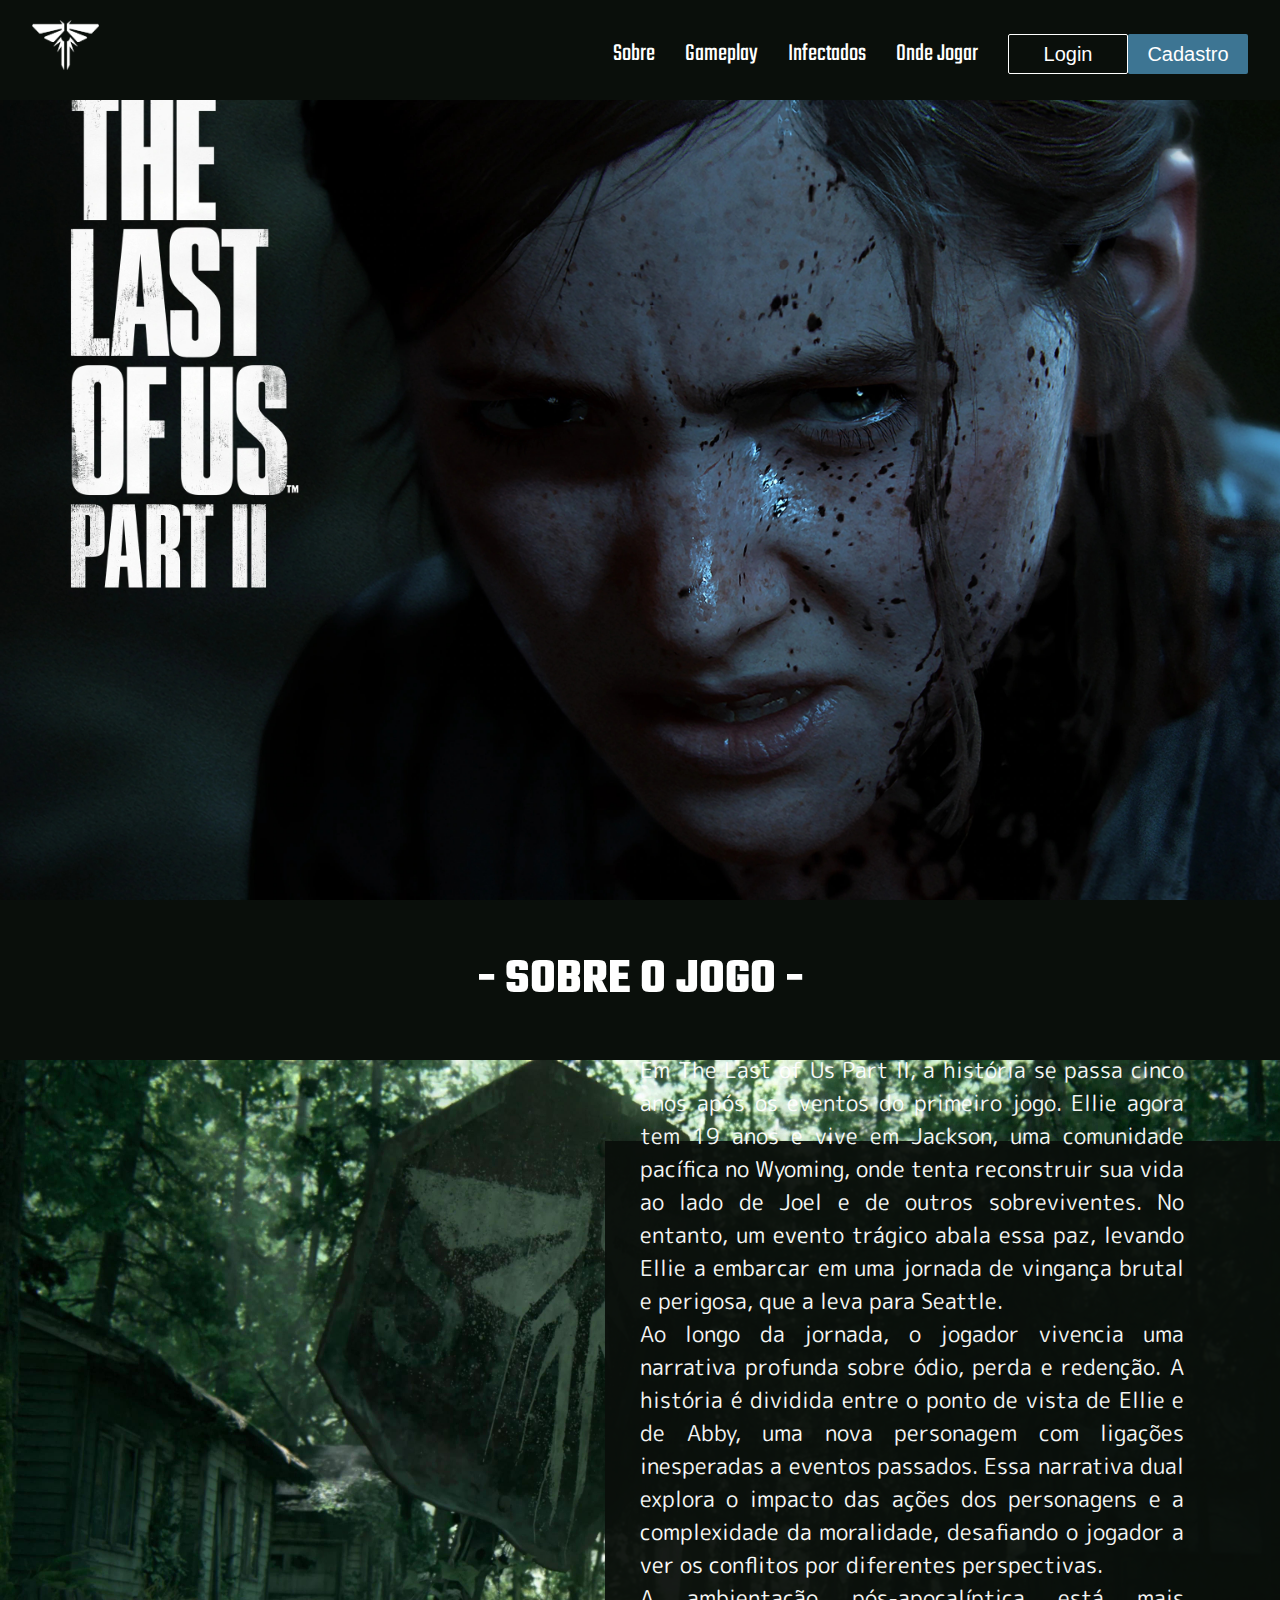
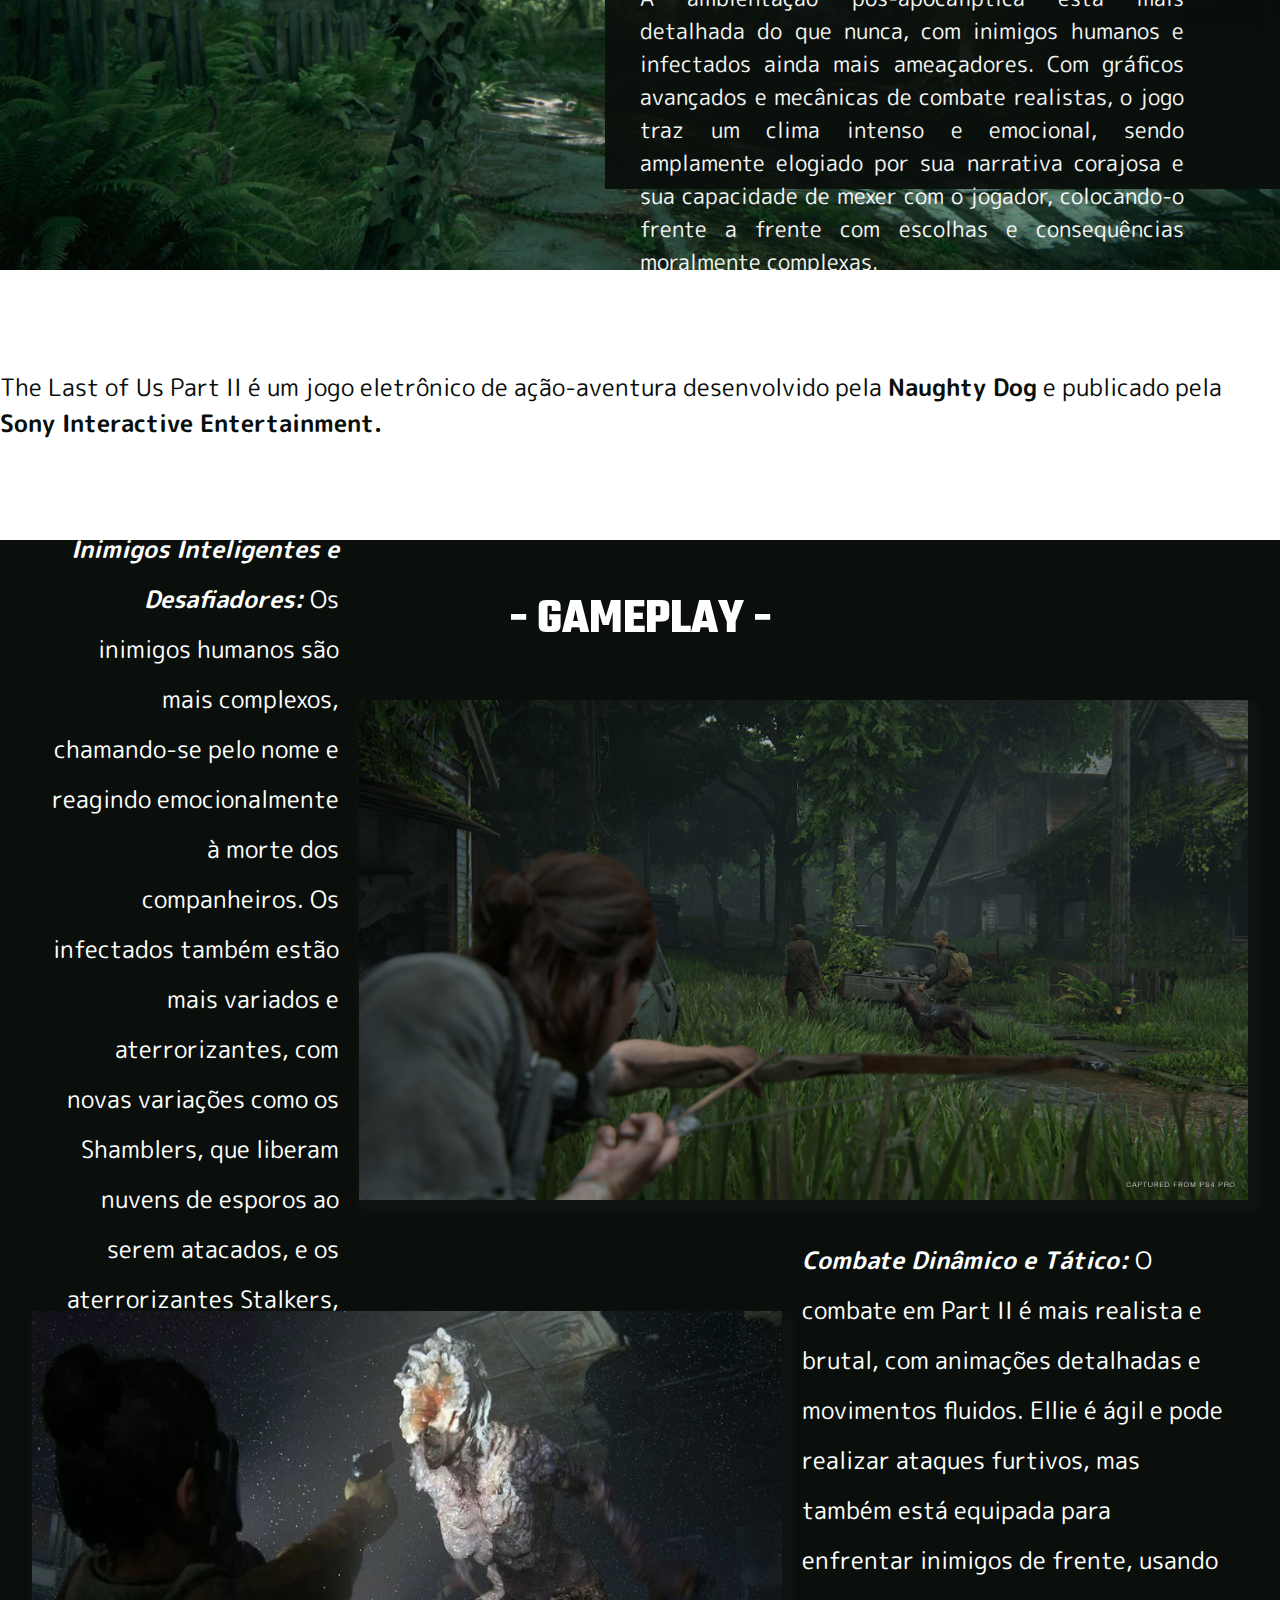
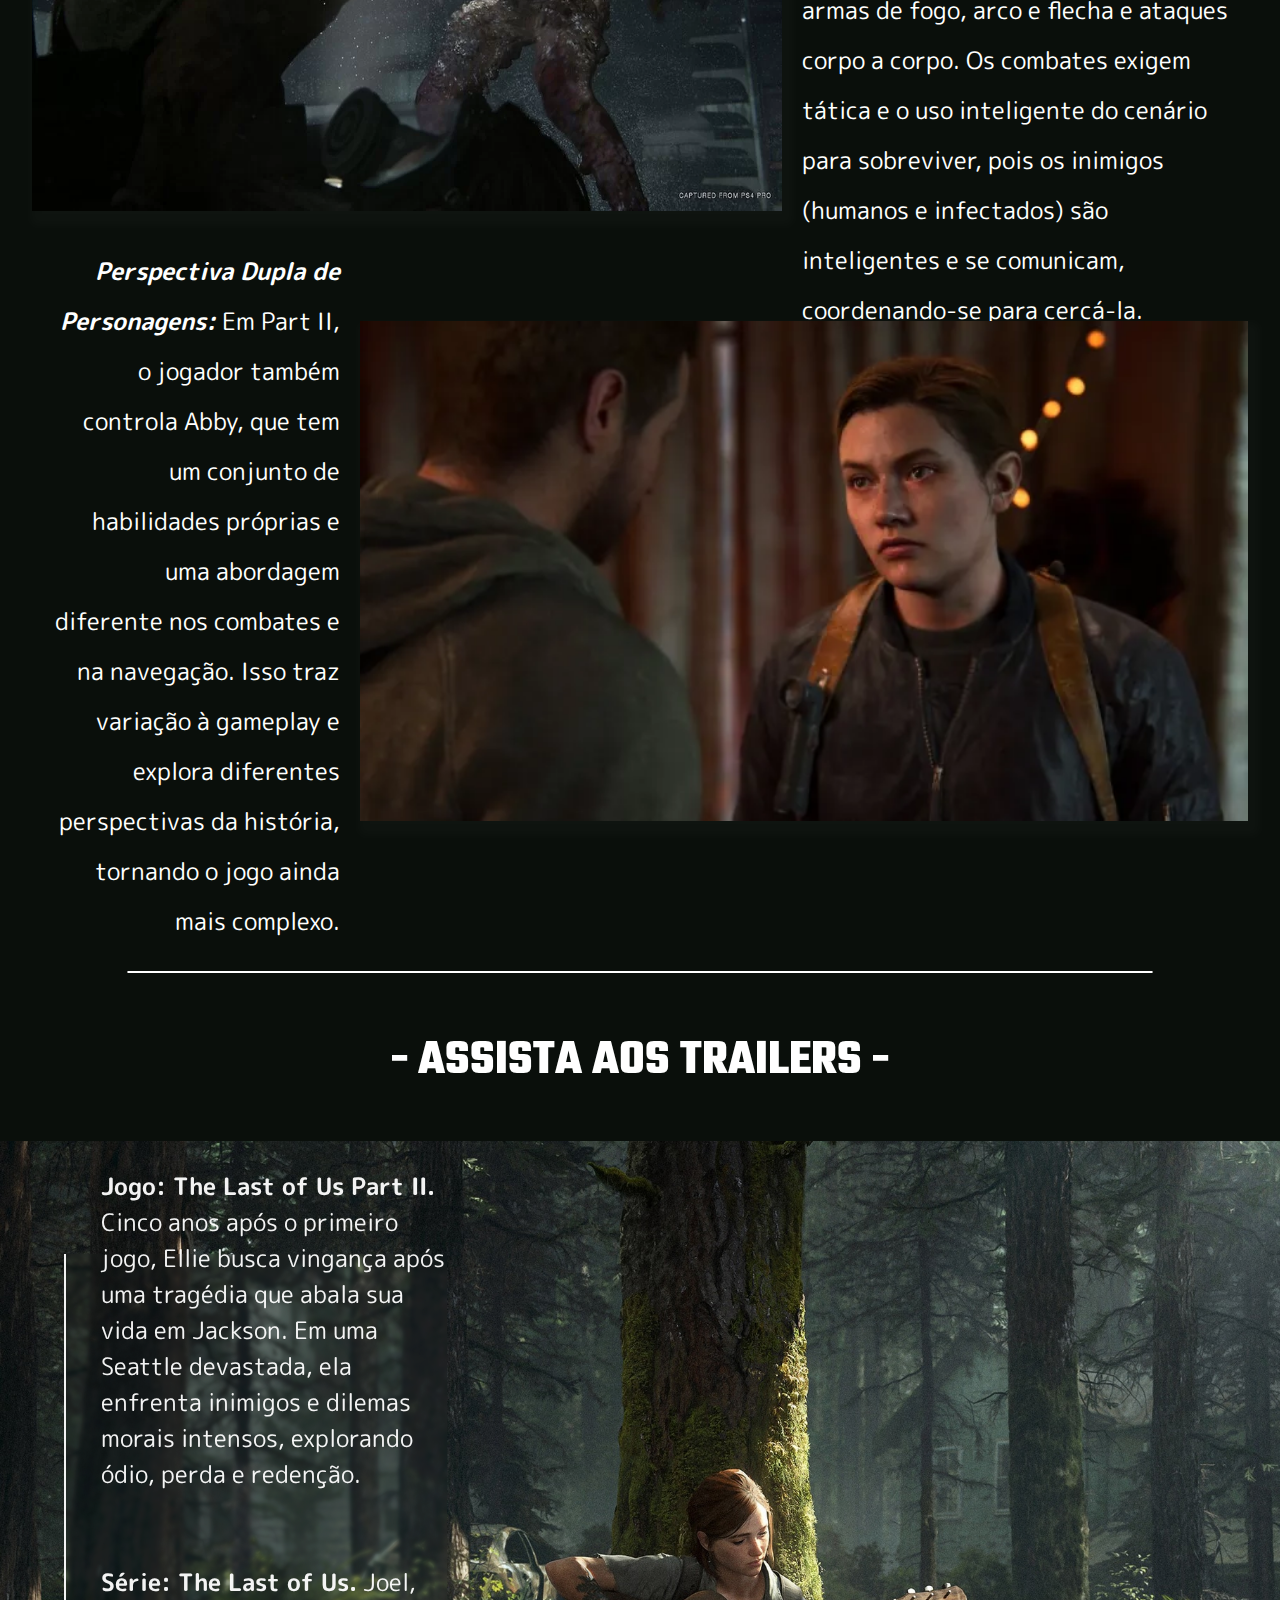
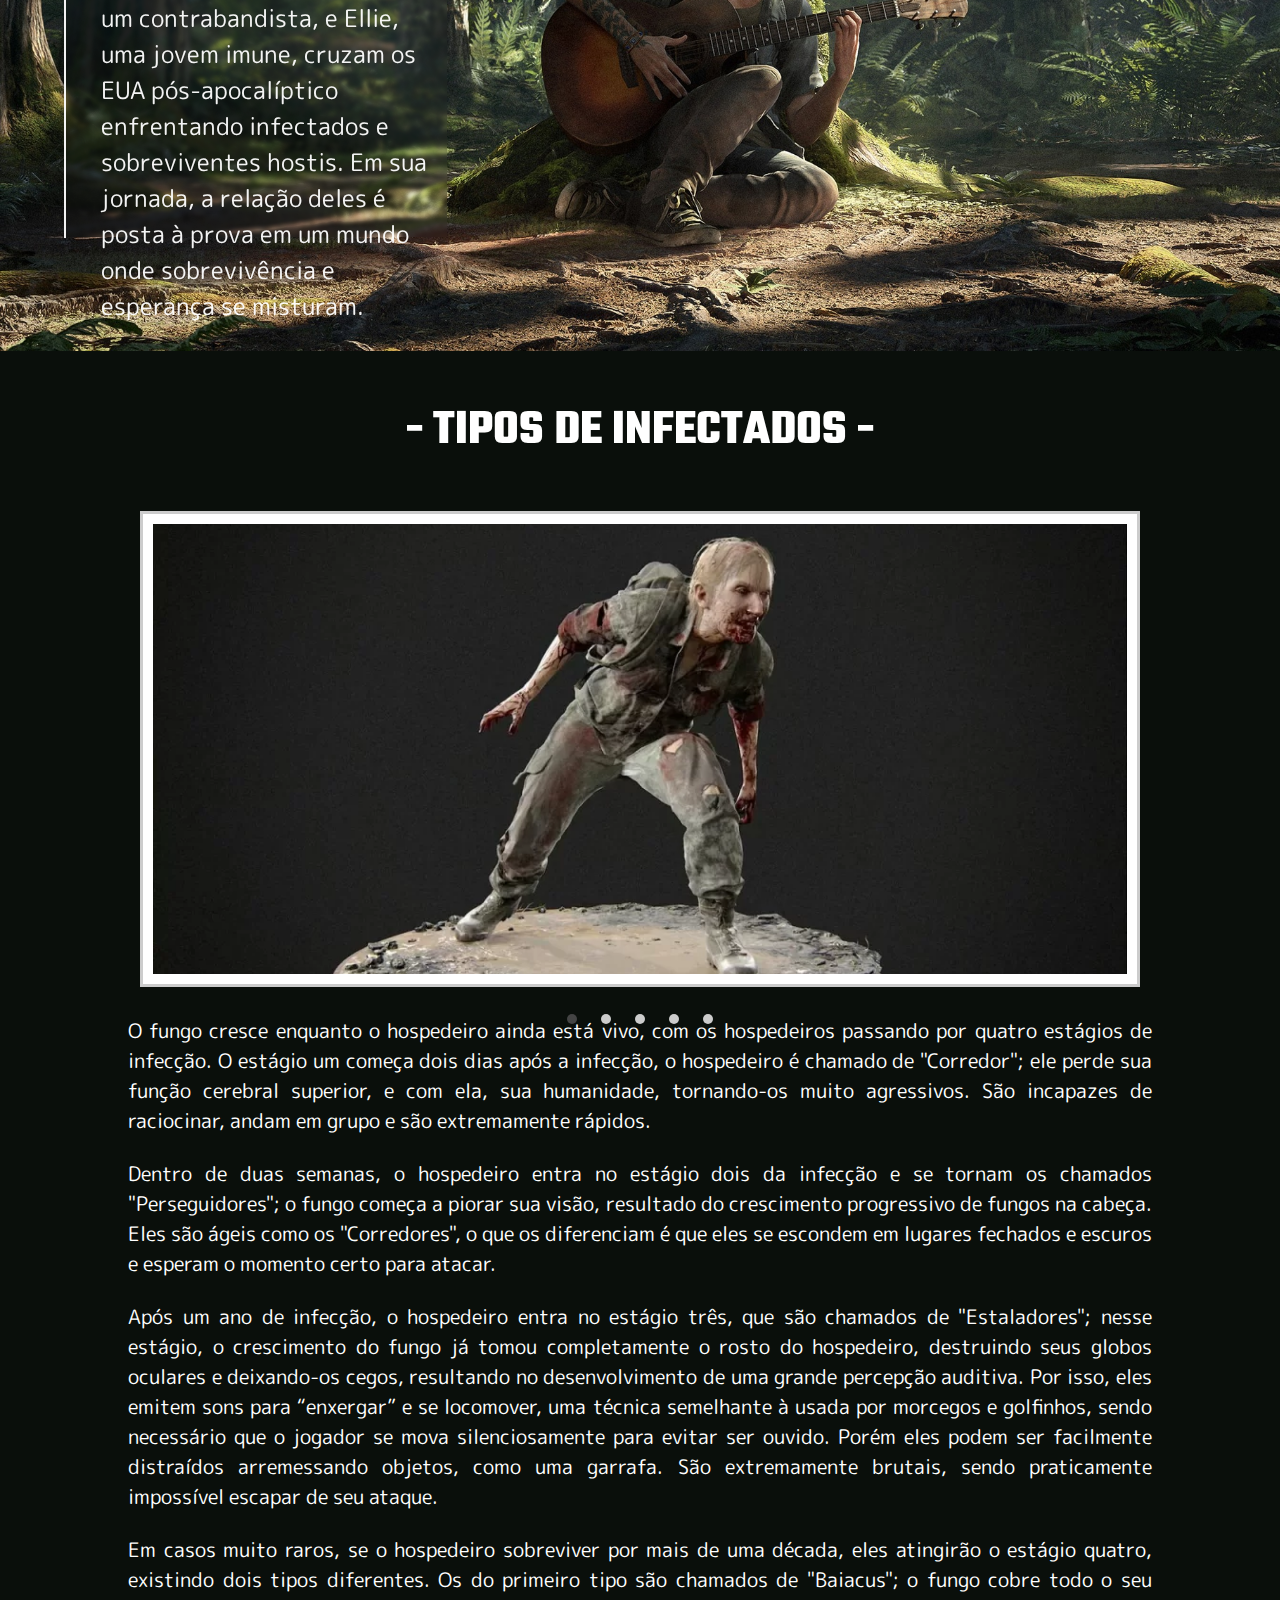
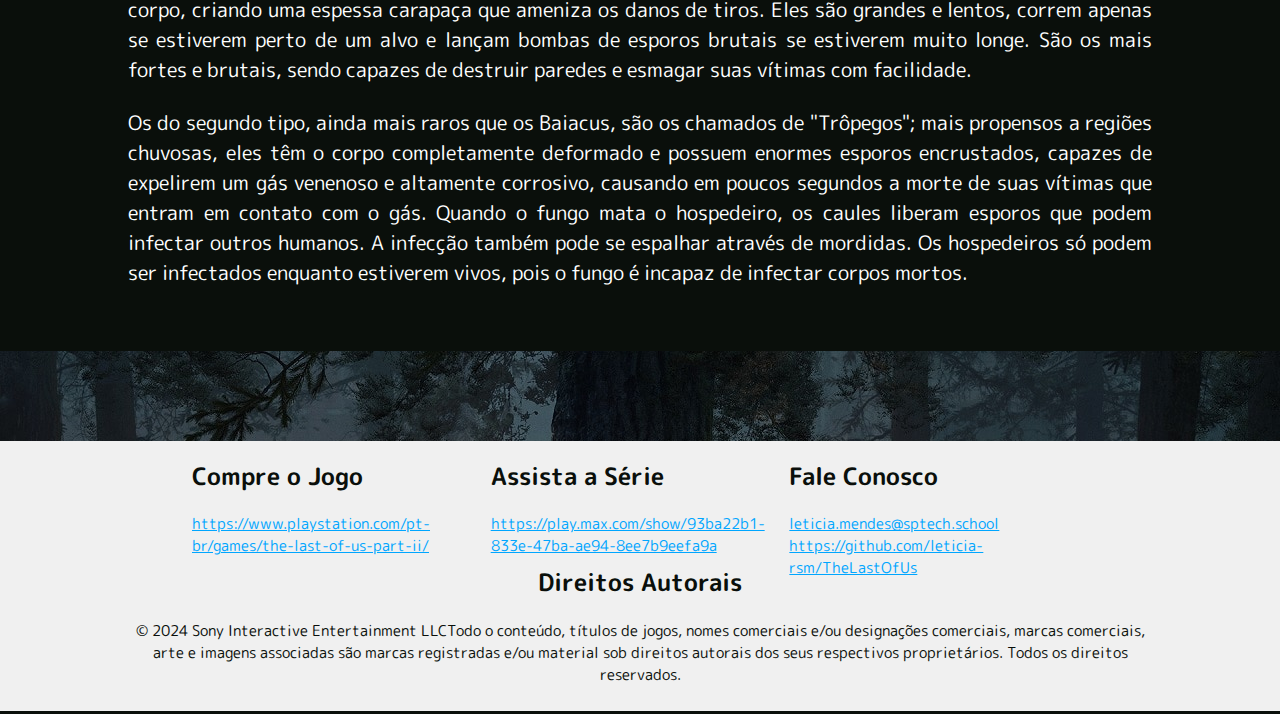
<file: public/index.html>
<!DOCTYPE html>
<html lang="en">

<head>
    <meta charset="UTF-8">
    <meta name="viewport" content="width=device-width, initial-scale=1.0">
    <title>Página Inicial | TLOU</title>

    <link rel="stylesheet" href="style/index.css">
    <link rel="icon" href="./assets/img/logo.webp">
</head>

<body>
    <div class="header">
        <div class="container">
            <div class="logo">
                <a href="#section_inicio"><img src="./assets/img/logo.webp" alt="" height="50px"></a>
            </div>
            <ul class="navItens">
                <li>
                    <a href="#section_sobre">Sobre</a>
                </li>
                <li>
                    <a href="#section_gameplay">Gameplay</a>
                </li>
                <li>
                    <a href="#section_infectados">Infectados</a>
                </li>
                <li>
                    <a href="#section_footer">Onde Jogar</a>
                </li>
            </ul>
            <div class="botoes">
                <button onclick="login()" id="botaoLogin">Login</button>
                <button onclick="cadastro()" id="botaoCadastro">Cadastro</button>
            </div>
        </div>
    </div>
    <section id="section_inicio">
        <div class="bannerInicio"></div>
    </section>
    <div class="cabecalho">
        <h1>- SOBRE O JOGO -</h1>
    </div>
    <section id="section_sobre">
        <div class="bannerSobre">
            <div class="card">
                <span>Em The Last of Us Part II, a história se passa cinco anos após os eventos do primeiro jogo. Ellie
                    agora tem 19 anos e vive em Jackson, uma comunidade pacífica no Wyoming, onde tenta reconstruir sua
                    vida
                    ao lado de Joel e de outros sobreviventes. No entanto, um evento trágico abala essa paz, levando
                    Ellie a
                    embarcar em uma jornada de vingança brutal e perigosa, que a leva para Seattle. <br>
                    Ao longo da jornada, o jogador vivencia uma narrativa profunda sobre ódio, perda e redenção. A
                    história
                    é dividida entre o ponto de vista de Ellie e de Abby, uma nova personagem com ligações inesperadas a
                    eventos passados. Essa narrativa dual explora o impacto das ações dos personagens e a complexidade
                    da
                    moralidade, desafiando o jogador a ver os conflitos por diferentes perspectivas. <br>
                    A ambientação pós-apocalíptica está mais detalhada do que nunca, com inimigos humanos e infectados
                    ainda
                    mais ameaçadores. Com gráficos avançados e mecânicas de combate realistas, o jogo traz um clima
                    intenso
                    e emocional, sendo amplamente elogiado por sua narrativa corajosa e sua capacidade de mexer com o
                    jogador, colocando-o frente a frente com escolhas e consequências moralmente complexas.</span>
            </div>
        </div>
    </section>
    <div class="secao_frase">
        <span>The Last of Us Part II é um jogo eletrônico de ação-aventura desenvolvido pela <b>Naughty Dog</b> e
            publicado pela <b>Sony Interactive Entertainment.</b> </span>
    </div>
    <div class="cabecalho">
        <h1>- GAMEPLAY -</h1>
    </div>
    <section id="section_gameplay">
        <div class="bannerGameplay">
            <div class="container">
                <div class="part1">
                    <div class="texto">
                        <span>
                            <b><i>Inimigos Inteligentes e Desafiadores:</i></b> Os inimigos humanos são mais complexos,
                            chamando-se pelo nome e reagindo emocionalmente à morte dos companheiros. Os infectados
                            também estão mais variados e aterrorizantes, com novas variações como os Shamblers, que
                            liberam nuvens de esporos ao serem atacados, e os aterrorizantes Stalkers, que atacam
                            furtivamente.
                        </span>
                    </div>
                    <div class="imagem">
                        <img src="./assets/img/imgInimigos.jpg">
                    </div>
                </div>
                <div class="part2">
                    <div class="imagem">
                        <img src="./assets/img/imgInfectado.webp">
                    </div>
                    <div class="texto">
                        <span>
                            <b><i>Combate Dinâmico e Tático:</i></b> O combate em Part II é mais realista e brutal, com
                            animações detalhadas e movimentos fluidos. Ellie é ágil e pode realizar ataques furtivos,
                            mas também está equipada para enfrentar inimigos de frente, usando armas de fogo, arco e
                            flecha e ataques corpo a corpo. Os combates exigem tática e o uso inteligente do cenário
                            para sobreviver, pois os inimigos (humanos e infectados) são inteligentes e se comunicam,
                            coordenando-se para cercá-la.
                        </span>
                    </div>
                </div>
                <div class="part3">
                    <div class="texto">
                        <span>
                            <b><i>Perspectiva Dupla de Personagens:</i></b> Em Part II, o jogador também controla Abby,
                            que tem um conjunto de habilidades próprias e uma abordagem diferente nos combates e na
                            navegação. Isso traz variação à gameplay e explora diferentes perspectivas da história,
                            tornando o jogo ainda mais complexo.
                        </span>
                    </div>
                    <div class="imagem">
                        <img src="./assets/img/imgAbby.webp">
                    </div>
                </div>
            </div>
        </div>
        <hr>
    </section>
    <div class="cabecalho">
        <h1>- ASSISTA AOS TRAILERS -</h1>
    </div>
    <div class="trailers">
        <div class="container">
            <div class="card">
                <span>
                    <b>Jogo: The Last of Us Part II.</b>
                    Cinco anos após o primeiro jogo, Ellie busca vingança após uma tragédia que abala sua vida em
                    Jackson.
                    Em uma Seattle devastada, ela enfrenta inimigos e dilemas morais intensos, explorando ódio, perda e
                    redenção. <br><br><br>
                </span>
                <span>
                    <b>Série: The Last of Us.</b>
                    Joel, um contrabandista, e Ellie, uma jovem imune, cruzam os EUA pós-apocalíptico enfrentando
                    infectados
                    e sobreviventes hostis. Em sua jornada, a relação deles é posta à prova em um mundo onde
                    sobrevivência e
                    esperança se misturam.
                </span>
            </div>
            <div class="yt">
                <div class="teaser">
                    <iframe width="560" height="315" src="https://www.youtube.com/embed/W2Wnvvj33Wo?si=XO2NiW2Sy5AiR99-"
                        title="YouTube video player" frameborder="0"
                        allow="accelerometer; autoplay; clipboard-write; encrypted-media; gyroscope; picture-in-picture; web-share"
                        referrerpolicy="strict-origin-when-cross-origin" allowfullscreen></iframe>
                </div>
                <div class="teaser">
                    <iframe width="560" height="315" src="https://www.youtube.com/embed/BOsAJ7oe2QE?si=XiqwKcEknBagpmN1"
                        title="YouTube video player" frameborder="0"
                        allow="accelerometer; autoplay; clipboard-write; encrypted-media; gyroscope; picture-in-picture; web-share"
                        referrerpolicy="strict-origin-when-cross-origin" allowfullscreen></iframe>
                </div>
            </div>
        </div>
    </div>
    <div class="cabecalho">
        <h1>- TIPOS DE INFECTADOS -</h1>
    </div>
    <section id="section_infectados">
        <div class="bannerInfectados">
            <div class="slider">
                <input type="radio" name="slider" id="slide1" checked>
                <input type="radio" name="slider" id="slide2">
                <input type="radio" name="slider" id="slide3">
                <input type="radio" name="slider" id="slide4">
                <input type="radio" name="slider" id="slide5">
                <div id="slides">
                    <div id="overflow">
                        <div class="inner">
                            <div class="slide slide_1">
                                <div class="slide-content">
                                    <img src="./assets/img/infectados/corredor.webp" alt="">
                                </div>
                            </div>
                            <div class="slide slide_2">
                                <div class="slide-content">
                                    <img src="./assets/img/infectados/perseguidor.webp" alt="">
                                </div>
                            </div>
                            <div class="slide slide_3">
                                <div class="slide-content">
                                    <img src="./assets/img/infectados/estalador.jpg" alt="">
                                </div>
                            </div>
                            <div class="slide slide_4">
                                <div class="slide-content">
                                    <img src="./assets/img/infectados/baiacu.jpg" alt="">
                                </div>
                            </div>
                            <div class="slide slide_5">
                                <div class="slide-content">
                                    <img src="./assets/img/infectados/tropego.jpg" alt="">
                                </div>
                            </div>
                        </div>
                    </div>
                </div>
                <div id="bullets">
                    <label for="slide1"></label>
                    <label for="slide2"></label>
                    <label for="slide3"></label>
                    <label for="slide4"></label>
                    <label for="slide5"></label>
                </div>
            </div>
            <div class="texto_infectados">
                <span>O fungo cresce enquanto o hospedeiro ainda está vivo, com os hospedeiros passando por quatro
                    estágios de infecção. O estágio um começa dois dias após a infecção, o hospedeiro é chamado de
                    "Corredor"; ele perde sua função cerebral superior, e com ela, sua humanidade, tornando-os muito
                    agressivos. São incapazes de raciocinar, andam em grupo e são extremamente rápidos.</span> <br>
                <span>Dentro de duas semanas, o hospedeiro entra no estágio dois da infecção e se tornam os chamados
                    "Perseguidores"; o fungo começa a piorar sua visão, resultado do crescimento progressivo de fungos
                    na cabeça. Eles são ágeis como os "Corredores", o que os diferenciam é que eles se escondem em
                    lugares fechados e escuros e esperam o momento certo para atacar.</span> <br>
                <span>Após um ano de infecção, o hospedeiro entra no estágio três, que são chamados de "Estaladores";
                    nesse estágio, o crescimento do fungo já tomou completamente o rosto do hospedeiro, destruindo seus
                    globos oculares e deixando-os cegos, resultando no desenvolvimento de uma grande percepção auditiva.
                    Por isso, eles emitem sons para “enxergar” e se locomover, uma técnica semelhante à usada por
                    morcegos e golfinhos, sendo necessário que o jogador se mova silenciosamente para evitar ser ouvido.
                    Porém eles podem ser facilmente distraídos arremessando objetos, como uma garrafa. São extremamente
                    brutais, sendo praticamente impossível escapar de seu ataque.</span> <br>
                <span>Em casos muito raros, se o hospedeiro sobreviver por mais de uma década, eles atingirão o estágio
                    quatro, existindo dois tipos diferentes. Os do primeiro tipo são chamados de "Baiacus"; o fungo
                    cobre todo o seu corpo, criando uma espessa carapaça que ameniza os danos de tiros. Eles são grandes
                    e lentos, correm apenas se estiverem perto de um alvo e lançam bombas de esporos brutais se
                    estiverem muito longe. São os mais fortes e brutais, sendo capazes de destruir paredes e esmagar
                    suas vítimas com facilidade.</span> <br>
                <span>Os do segundo tipo, ainda mais raros que os Baiacus, são os chamados de "Trôpegos"; mais propensos
                    a regiões chuvosas, eles têm o corpo completamente deformado e possuem enormes esporos encrustados,
                    capazes de expelirem um gás venenoso e altamente corrosivo, causando em poucos segundos a morte de
                    suas vítimas que entram em contato com o gás. Quando o fungo mata o hospedeiro, os caules liberam
                    esporos que podem infectar outros humanos. A infecção também pode se espalhar através de mordidas.
                    Os hospedeiros só podem ser infectados enquanto estiverem vivos, pois o fungo é incapaz de infectar
                    corpos mortos. </span> <br>
            </div>
        </div>
    </section>
    <div class="imgRodape"></div>
    <section id="section_footer">
        <div class="footer">
            <div class="container">
                <div class="compre">
                    <h2>Compre o Jogo</h2>
                    <span><a href="https://www.playstation.com/pt-br/games/the-last-of-us-part-ii/"
                            onclick="link('PS')">https://www.playstation.com/pt-br/games/the-last-of-us-part-ii/</a></span>
                </div>
                <div class="assista">
                    <h2>Assista a Série</h2>
                    <span><a href="https://play.max.com/show/93ba22b1-833e-47ba-ae94-8ee7b9eefa9a"
                            onclick="link('HBO')">https://play.max.com/show/93ba22b1-833e-47ba-ae94-8ee7b9eefa9a</a></span>
                </div>
                <div class="email">
                    <h2>Fale Conosco</h2>
                    <span><a href="leticia.mendes@sptech.school">leticia.mendes@sptech.school</a></span>
                    <span><a href="https://github.com/leticia-rsm/TheLastOfUs">https://github.com/leticia-rsm/TheLastOfUs</a></span>
                </div>
            </div>
            <div class="direitos">
                <div class="container">
                    <h2>Direitos Autorais</h2>
                    <span>© 2024 Sony Interactive Entertainment LLCTodo o conteúdo, títulos de jogos, nomes comerciais
                        e/ou designações comerciais, marcas comerciais, arte e imagens associadas são marcas registradas
                        e/ou
                        material sob direitos autorais dos seus respectivos proprietários. Todos os direitos
                        reservados.</span>
                </div>
            </div>
        </div>
    </section>
</body>

</html>

<script>
    function link(click) {
        fetch(`/dash/inserirSite`, {
            method: "POST",
            headers: { "Content-type": "Application/json" },
            body: JSON.stringify({
                // crie um atributo que recebe o valor recuperado aqui
                // Agora vá para o arquivo routes/usuario.js
                parametroServer: click
            })
        })
            .then(response => {
                if (response.ok) {

                }
            })
            .catch(function (resposta) {
                console.log(`#ERRO ${resposta}`);
            })
    }

    function login() {
        window.location = "login.html";
    }

    function cadastro() {
        window.location = "cadastro.html";
    }
</script>
</file>
<file: public/style/index.css>
/* Definições gerais */

@import url('https://fonts.googleapis.com/css2?family=Dosis:wght@200..800&family=Teko:wght@300..700&display=swap');
@import url('https://fonts.googleapis.com/css2?family=M+PLUS+Rounded+1c&family=Teko:wght@300..700&display=swap');

* {
    scroll-behavior: smooth;
    color: #ffffff;
    scroll-padding-top: 12%;
}

body {
    font-family: 'M PLUS Rounded 1c';
    margin: 0;
    padding: 0;
    background-color: #0A0F0B;
}

:root {
    --tamanho-header: 80px;
    --tamanho-pagina: 90vh;
    --tamanho-frase: 30vh;
    --tamanho-footer: 30vh;
}

h1 {
    font-size: 50px;
}

/* Navbar */
.header {
    height: var(--tamanho-header);
    width: 100%;
    background-color: #0A0F0B;
    position: fixed;
    z-index: 10;
    padding-top: 20px;
}

.navItens {
    font-family: 'Teko';
    width: 50%;
    display: flex;
    flex-direction: row;
    justify-content: space-evenly;
    list-style: none;
}

.navItens a:hover {
    transition: 1s;
    text-decoration: underline;
    color: #ffffff;
}

.navItens a {
    font-size: 25px;
    text-decoration: none;
}

.logo {
    width: 60%;
    display: flex;
}

.botoes {
    width: 25%;
    display: flex;
    align-items: center;
    flex-direction: row;
    justify-content: space-evenly;
}

.container {
    display: flex;
    width: 95%;
    margin: auto;
}

button {
    display: flex;
    align-items: center;
    justify-content: center;
    height: 40px;
    width: 120px;
    font-size: 20px;
    border: none;
    border-radius: 2px;
    background-color: #3D7593;
    color: #ffffff;
    cursor: pointer;
}

button:hover {
    transition: 0.5s;
    background-color: #ffffff;
    color: #0A0F0B;
}

#botaoLogin {
    background-color: transparent;
    border: 1px solid #ffffff;
}

#botaoLogin:hover {
    color: #2ca6de;
    border: 1px solid #2ca6de;
}

/* PÁGINA INICIAL */
.bannerInicio {
    height: calc(var(--tamanho-pagina) + 10vh);
    background-image: url(../assets/img/bannerIndex.jpg);
    background-size: cover;
    background-repeat: no-repeat;
}

/* SOBRE O JOGO */
.cabecalho {
    height: calc(var(--tamanho-header) * 2);
    width: 100%;
    display: flex;
    justify-content: center;
    align-items: center;
    font-family: 'Teko';
}

.bannerSobre {
    height: var(--tamanho-pagina);
    background-image: url(../assets/img/bannerSobre.jpg);
    background-size: cover;
    background-repeat: no-repeat;
    display: flex;
    justify-content: flex-end;
    align-items: center;
}

.card {
    height: 80%;
    width: 50%;
    background-color: #0A0F0B;
    opacity: 95%;
    padding-left: 35px;
}

.bannerSobre span {
    height: 100%;
    width: 85%;
    display: flex;
    align-items: center;
    text-align: justify;
    font-size: 22px;
}

/* CRIADORES */
.secao_frase {
    height: var(--tamanho-frase);
    width: 100%;
    display: flex;
    justify-content: center;
    align-items: center;
    font-size: 24px;
    background-color: #ffffff;
}

.secao_frase span, .secao_frase b {
    color: #0A0F0B;
}

/* GAMEPLAY */
.bannerGameplay {
    height: calc(var(--tamanho-pagina) * 2.3);
}

.bannerGameplay .container {
    height: 95%;
    display: flex;
    flex-direction: column;
    justify-content: space-between;
}

.part1 {
    height: 31%;
    width: 100%;
    display: flex;
    justify-content: center;
    align-items: center;
}

.part2 {
    height: 31%;
    width: 100%;
    display: flex;
    justify-content: center;
    align-items: center;
}

.part3 {
    height: 31%;
    width: 100%;
    display: flex;
    justify-content: center;
    align-items: center;
}

.texto {
    width: 60%;
    text-align: end;
    padding: 20px;
}

.part2 .texto {
    text-align: start;
}

.texto span {
    font-size: 24px;
    line-height: 50px;
}

.imagem {
    height: 100%;
}

.imagem img {
    height: 500px;
    box-shadow: 5px 8px 10px 7px #ffffff06;
}

hr {
    width: 80%;
    align-self: flex-start;
    border: 1px solid white;
    border-radius: 10px;
}

/* ASSISTA AOS TRAILERS */

.trailers {
    height: var(--tamanho-pagina);
    background-image: url(../assets/img/rodapeDash.jpg);
    background-size: cover;
    background-repeat: no-repeat;
    display: flex;
    align-items: center;
}

.trailers .card {
    width: 30%;
    display: flex;
    flex-direction: column;
    justify-content: center;
    background-color: transparent;
    backdrop-filter: blur(2px);
    border-left: 2px solid #ffffff;
}

.trailers span {
    font-size: 24px;
}

.yt {
    width: 35%;
    display: flex;
    flex-direction: column;
}

.trailers .container {
    height: 90%;
    width: 90%;
    display: flex;
    justify-content: space-between;
    align-items: center;
}

/* INFECTADOS */
.bannerInfectados {
    height: calc(var(--tamanho-pagina) + 70vh);
}

.slider {
    margin: 0 auto;
    width: 1000px;
    max-width: 100%;
    text-align: center;
}

.slider input[type=radio] {
    display: none;
}

.slider label {
    cursor: pointer;
    text-decoration: none;
}

#slides {
    padding: 10px;
    border: 3px solid #ccc;
    background: #fff;
    position: relative;
    z-index: 1;
}

.slide-content {
    width: 100%;
    height: 100%;
    display: flex;
    justify-content: center;
    align-items: center;
    overflow: hidden; /* Garante que imagens maiores não extrapolem o espaço */
}

.slide-content img {
    width: 100%;
    height: auto;
    max-height: 100%; /* Garante que as imagens respeitem a altura máxima */
    object-fit: cover; /* Ajusta o tamanho da imagem para preencher o espaço mantendo proporções */
}


#overflow {
    width: 100%;
    overflow: hidden;
}

#slide1:checked ~ #slides .inner {
    margin-left: 0;
}

#slide2:checked ~ #slides .inner {
    margin-left: -100%;
}

#slide3:checked ~ #slides .inner {
    margin-left: -200%;
}

#slide4:checked ~ #slides .inner {
    margin-left: -300%;
}

#slide5:checked ~ #slides .inner {
    margin-left: -400%;
}

#slides .inner {
    transition: margin-left 800ms cubic-bezier(0.770, 0.000, 0.175, 1.000);
    width: 500%;
    line-height: 0;
    height: 450px;
}

#slides .slide {
    width: 20%;
    float: left;
    display: flex;
    justify-content: center;
    align-items: center;
    height: 100%;
    color: #fff;
}

#bullets {
    margin: 20px 0 0;
    text-align: center;
}

#bullets label {
    display: inline-block;
    width: 10px;
    height: 10px;
    border-radius: 100%;
    background: #ccc;
    margin: 0 10px;
}

#slide1:checked ~ #bullets label:nth-child(1),
#slide2:checked ~ #bullets label:nth-child(2),
#slide3:checked ~ #bullets label:nth-child(3),
#slide4:checked ~ #bullets label:nth-child(4),
#slide5:checked ~ #bullets label:nth-child(5) {
    background: #444;
}

/* TEXTO */
.texto_infectados {
    height: 60%;
    width: 100%;
    display: flex;
    flex-direction: column;
    justify-content: center;
    align-items: center;
}

.texto_infectados span {
    width: 80%;
    font-size: 20px;
    text-align: justify;
}

/* FOOTER */

.imgRodape {
    height: calc(var(--tamanho-footer) - 20vh);
    background-image: url(../assets/img/imgSobre.jpg);
}

.footer {
    height: var(--tamanho-footer);
    background-color: #f0f0f0;
    display: flex;
    flex-direction: column;
    justify-content: center;
}

.footer .container {
    height: 50%;
    width: 70%;
    display: flex;
    flex-direction: row;
}

.compre {
    width: 50%;
    display: flex;
    flex-direction: column;
}

.assista {
    width: 50%;
    display: flex;
    flex-direction: column;
}

.email {
    width: 50%;
    display: flex;
    flex-direction: column;
}

.footer span {
    font-size: 15px;
}

.direitos .container {
    height: 60%;
    width: 80%;
    display: flex;
    flex-direction: column;
    justify-content: center;
    align-items: center;
}

.direitos span {
    text-align: center;
}

.footer span {
    color: #0A0F0B;
}

.footer h2 {
    color: #0A0F0B;
}

.footer a {
    color: rgb(0, 166, 255);
}
</file>
